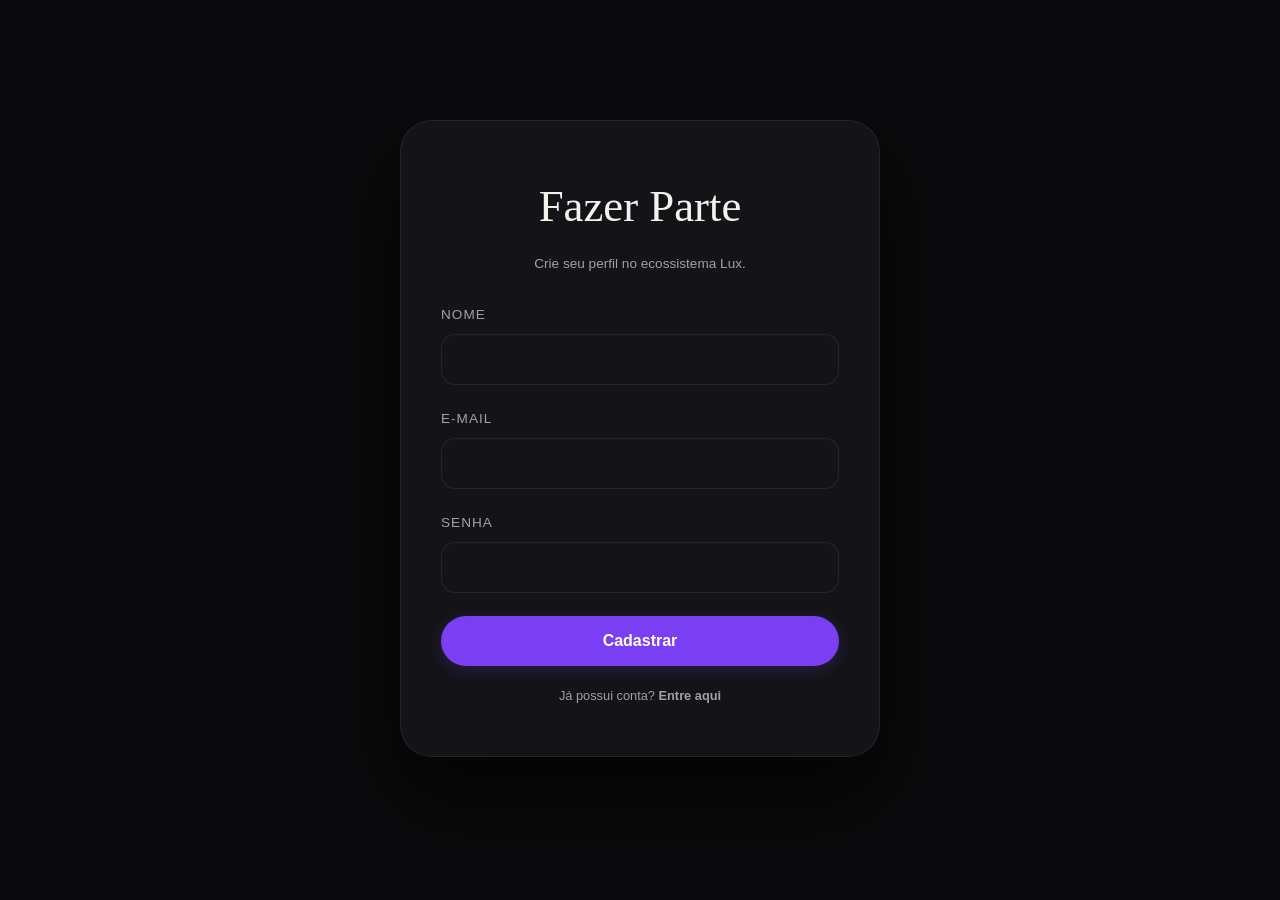
<file: cadastro.html>
<!DOCTYPE html>
<html lang="pt-BR">
<head>
    <meta charset="UTF-8">
    <title>Cadastro | Atelier Lux</title>
    <link rel="stylesheet" href="css/index.css">
</head>
<body>
    <div class="box-auth">
        <h2>Fazer Parte</h2>
        <p style="color: var(--texto-mutado); font-size: 0.85rem; margin-bottom: 30px;">Crie seu perfil no ecossistema Lux.</p>
        <form id="form-cadastro">
            <div class="input-group">
                <label>Nome</label>
                <input type="text" id="cad-nome" required>
            </div>
            <div class="input-group">
                <label>E-mail</label>
                <input type="email" id="cad-email" required>
            </div>
            <div class="input-group">
                <label>Senha</label>
                <input type="password" id="cad-senha" required>
            </div>
            <button type="submit" class="btn-lux" style="width: 100%;">Cadastrar</button>
        </form>
        <p style="margin-top: 20px; font-size: 0.8rem; text-align: center; color: var(--texto-mutado);">Já possui conta? <a href="login.html" style="color: var(--dourado);">Entre aqui</a></p>
    </div>
    <script src="js/auth.js"></script>
</body>
</html>
</file>
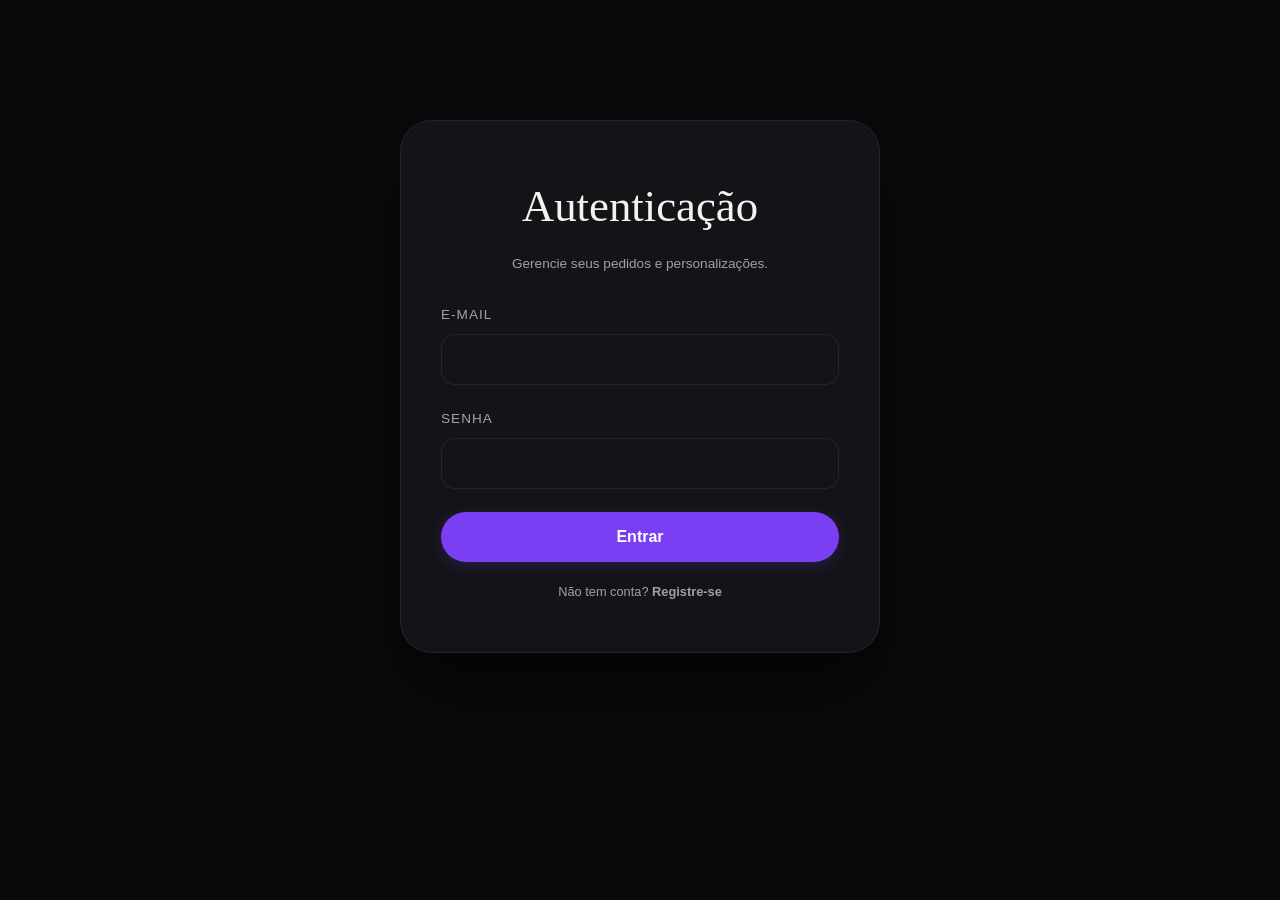
<file: carrinho.html>
<!DOCTYPE html>
<html lang="pt-BR">

<head>
    <meta charset="UTF-8">
    <meta name="viewport" content="width=device-width, initial-scale=1.0">
    <title>Carrinho • Clothfy</title>
    <link rel="stylesheet" href="css/index.css">
    <link rel="stylesheet" href="https://cdnjs.cloudflare.com/ajax/libs/font-awesome/6.5.1/css/all.min.css">
    <style>
        /* Estilos do Modal de Pagamento */
        .modal-pagamento {
            display: none; 
            position: fixed; 
            top: 0; left: 0; 
            width: 100%; height: 100%; 
            background: rgba(0,0,0,0.85); 
            z-index: 9999; 
            justify-content: center; 
            align-items: center; 
            backdrop-filter: blur(8px);
        }
        .modal-conteudo {
            background: #0f0f12; 
            border: 1px solid var(--borda-suave, #242424); 
            border-radius: 24px; 
            padding: 35px; 
            text-align: center; 
            max-width: 380px; 
            width: 90%;
            color: #fff;
            box-shadow: 0 20px 50px rgba(0,0,0,0.6);
        }
        .box-qrcode {
            background: white; 
            padding: 12px; 
            border-radius: 16px; 
            display: inline-block; 
            margin: 20px 0; 
            width: 200px; height: 200px;
        }
        .box-qrcode img { width: 100%; height: 100%; object-fit: contain; }
        .btn-modal {
            background: var(--roxo, #7A3FF2);
            color: white;
            border: none;
            padding: 14px 20px;
            border-radius: 50px;
            font-weight: 600;
            cursor: pointer;
            width: 100%;
            margin-top: 15px;
            transition: 0.3s;
        }
        .btn-modal:hover { opacity: 0.9; }
        .btn-remover {
            background: transparent;
            border: none;
            color: #ff1744;
            cursor: pointer;
            font-size: 1rem;
        }
    </style>
</head>

<body>

    <header>
        <h1>Seu Carrinho</h1>
    </header>

    <section class="carrinho-container">
        
        <div id="listaProdutos"></div>

        <div class="resumo">
            <h2>Resumo</h2>
            <p id="quantidade">0 itens</p>
            <p id="precoTotal" style="font-weight: bold; font-size: 1.2rem; margin: 15px 0;">Total: R$ 0,00</p>
            <button id="finalizar">Finalizar Compra</button>
        </div>

    </section>

    <div class="modal-pagamento" id="modalPix">
        <div class="modal-conteudo">
            <h3 style="font-size: 1.6rem; margin-bottom: 5px;">Escaneie o PIX</h3>
            <p style="color: #888; font-size: 0.85rem;">Aproxime a câmera do seu banco para pagar a sua peça exclusiva.</p>
            
            <div class="box-qrcode">
<img src="https://api.qrserver.com/v1/create-qr-code/?size=200x200&data=00020126360014BR.GOV.BCB.PIX0114%2B55199860063635204000053039865802BR5923Beatriz%20Correa%20Castilho6009SAO%20PAULO6214051028YefZMxG963042BEC" alt="QR Code Pix">
            <p id="modalPreco" style="font-size: 1.3rem; font-weight: 700; margin-bottom: 20px;">R$ 0,00</p>
            
            <button class="btn-modal" id="btnAvancarEnvio">
                Já paguei, ir para o envio <i class="fas fa-arrow-right" style="margin-left: 5px;"></i>
            </button>
        </div>
    </div>

    <script src="js/carrinho.js"></script>

</body>
</html>
</file>
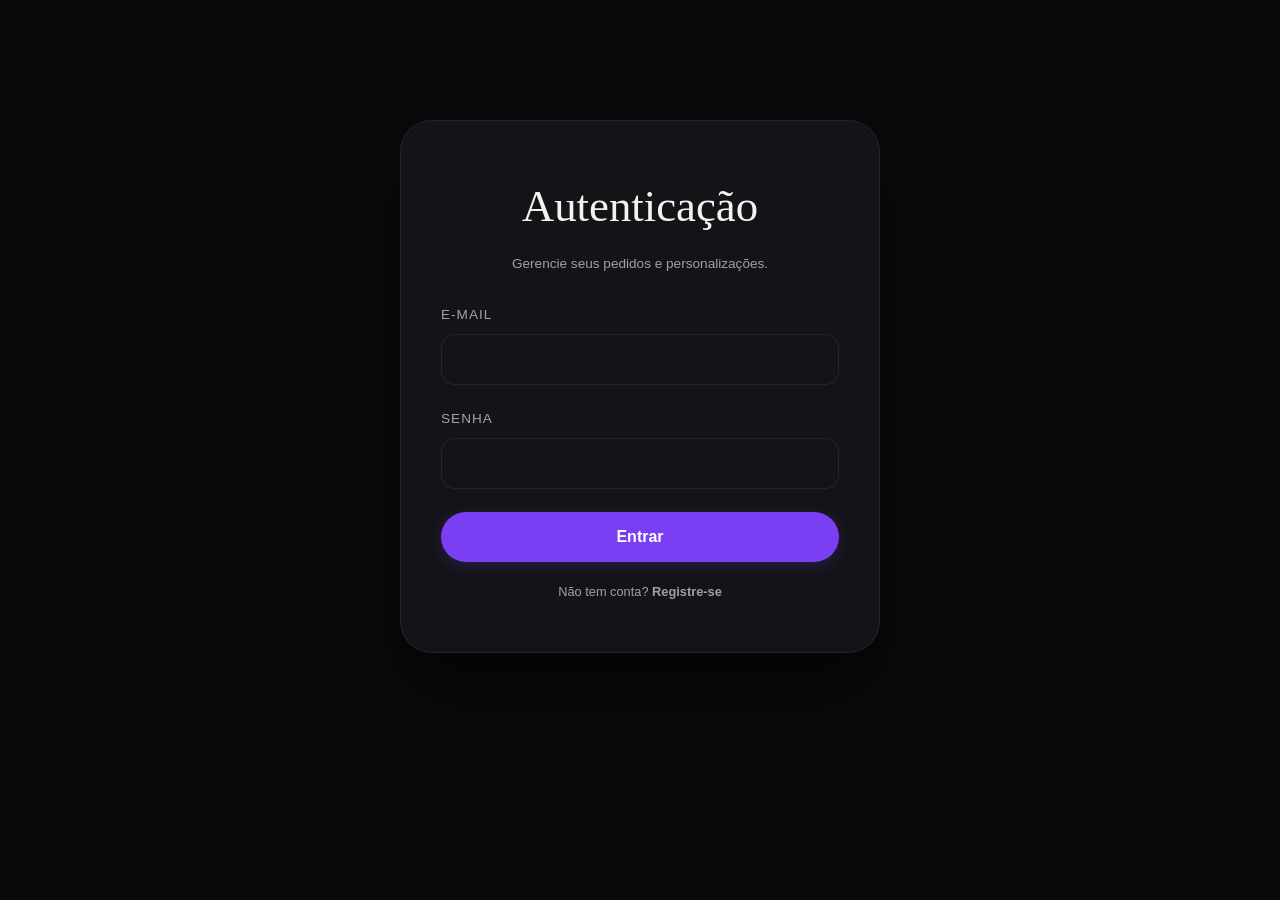
<file: checkout.html>
```html
<!DOCTYPE html>
<html lang="pt-BR">

<head>

<meta charset="UTF-8">
<meta name="viewport" content="width=device-width, initial-scale=1.0">

<title>Checkout • Clothfy</title>

<link rel="preconnect" href="https://fonts.googleapis.com">

<link href="https://fonts.googleapis.com/css2?family=Poppins:wght@300;400;500;600&family=Playfair+Display:wght@600&display=swap" rel="stylesheet">

<link rel="stylesheet" href="css/index.css">

</head>

<body>

<header>

<div class="logo">
CF
</div>

<h1>Finalizar Pedido</h1>

</header>

<main>

<section class="formulario">

<h2>Dados de Entrega</h2>

<input type="text" placeholder="Nome Completo">
<input type="text" placeholder="CPF">
<input type="text" placeholder="CEP">
<input type="text" placeholder="Rua">
<input type="text" placeholder="Número">
<input type="text" placeholder="Bairro">
<input type="text" placeholder="Cidade">
<input type="text" placeholder="Estado">

<h2>Pagamento</h2>

<select>

<option>PIX</option>
<option>Cartão de Crédito</option>
<option>Cartão de Débito</option>

</select>

<button id="btnFinalizar">

Finalizar Compra

</button>

</section>

<section class="resumo">

<h2>Resumo</h2>

<div id="resumoPedido">

</div>

</section>

</main>

<script src="js/checkout.js"></script>

</body>

</html>
```
</file>
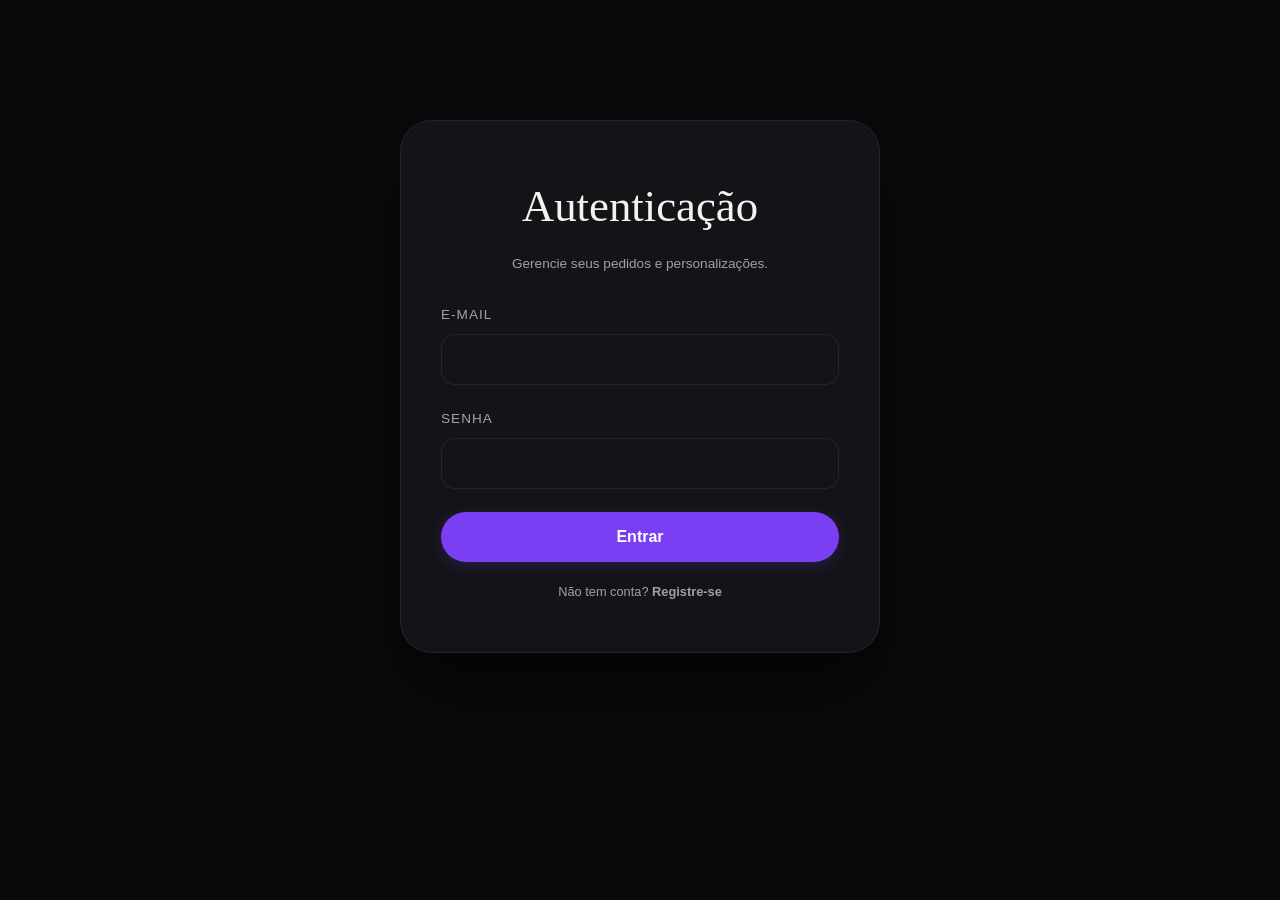
<file: login.html>
<!DOCTYPE html>
<html lang="pt-BR">
<head>
    <meta charset="UTF-8">
    <title>Login | Atelier Lux</title>
    <link rel="stylesheet" href="css/index.css">
</head>
<body>
    <div class="box-auth">
        <h2>Autenticação</h2>
        <p style="color: var(--texto-mutado); font-size: 0.85rem; margin-bottom: 30px;">Gerencie seus pedidos e personalizações.</p>
        <form id="form-login">
            <div class="input-group">
                <label>E-mail</label>
                <input type="email" id="log-email" required>
            </div>
            <div class="input-group">
                <label>Senha</label>
                <input type="password" id="log-senha" required>
            </div>
            <button type="submit" class="btn-lux" style="width: 100%;">Entrar</button>
        </form>
        <p style="margin-top: 20px; font-size: 0.8rem; text-align: center; color: var(--texto-mutado);">Não tem conta? <a href="cadastro.html" style="color: var(--dourado);">Registre-se</a></p>
    </div>
    <script src="js/auth.js"></script>
</body>
</html>
</file>
<file: css/index.css>
/* ==========================================================================
   1. VARIÁVEIS DE DESIGN & HIERARQUIA DE CORES (Identidade Visual Clothfy)
   ========================================================================== */
:root {
  --roxo: #7A3FF2;
  --roxo-dark: #4B1FA6;
  --roxo-glow: rgba(122, 63, 242, 0.4);
  --roxo-fundo: rgba(122, 63, 242, 0.08);
  --preto: #0A0A0C;
  --grafite: #141418;
  --grafite-claro: #1F1F26;
  --offwhite: #F5F2EE;
  --texto-mutado: #A0A0AA;
  --vinho: #6D1028;
  --borda-suave: rgba(255, 255, 255, 0.07);
  
  /* Fontes herdadas dos seus HTMLs */
  --fonte-sans: 'Space Grotesk', 'Poppins', sans-serif;
  --fonte-serif: 'Cormorant Garamond', 'Playfair Display', serif;
}

/* ==========================================================================
   2. RESETS E CONFIGURAÇÕES GLOBAIS
   ========================================================================== */
* {
  margin: 0;
  padding: 0;
  box-sizing: border-box;
  outline: none;
}

body {
  background-color: var(--preto);
  font-family: var(--fonte-sans);
  color: var(--offwhite);
  overflow-x: hidden;
  cursor: crosshair;
  line-height: 1.6;
}

/* Efeito de textura granular sutil no fundo de todas as páginas */
.noise {
  position: fixed;
  width: 100%;
  height: 100%;
  background-image: url("https://www.transparenttextures.com/patterns/asfalt-light.png");
  opacity: .05;
  pointer-events: none;
  z-index: 9999;
}

/* Customização da Barra de Rolagem */
::-webkit-scrollbar {
  width: 8px;
}
::-webkit-scrollbar-track {
  background: var(--preto);
}
::-webkit-scrollbar-thumb {
  background: var(--grafite-claro);
  border-radius: 4px;
}
::-webkit-scrollbar-thumb:hover {
  background: var(--roxo);
}

/* ==========================================================================
   3. COMPONENTES PADRONIZADOS (Botões, Inputs e Cabeçalho)
   ========================================================================== */
header {
  display: flex;
  justify-content: space-between;
  align-items: center;
  padding: 20px 10%;
  border-bottom: 1px solid var(--borda-suave);
  backdrop-filter: blur(12px);
  -webkit-backdrop-filter: blur(12px);
  position: sticky;
  top: 0;
  background: rgba(10, 10, 12, 0.85);
  z-index: 1000;
}

header h1, .logo, .logo-area h1 {
  font-size: 1.8rem;
  font-weight: 700;
  letter-spacing: 4px;
  color: var(--offwhite);
  background: linear-gradient(45deg, var(--offwhite), var(--roxo));
  -webkit-background-clip: text;
  -webkit-text-fill-color: transparent;
}

nav, header ul {
  display: flex;
  gap: 30px;
  list-style: none;
  align-items: center;
}

nav a, header ul a {
  text-decoration: none;
  color: var(--texto-mutado);
  font-weight: 500;
  font-size: 0.95rem;
  transition: all 0.3s cubic-bezier(0.4, 0, 0.2, 1);
  position: relative;
  padding: 5px 0;
}

nav a:hover, nav a.active, header ul a:hover, header ul a.active {
  color: var(--roxo);
  text-shadow: 0 0 15px var(--roxo-glow);
}

/* Botões Mais Gordinhos, Arredondados e Macios */
.btn-main, .btn-lux, #finalizar, #btnFinalizar, .catalogo .produto button {
  display: inline-flex;
  justify-content: center;
  align-items: center;
  background: var(--roxo);
  color: white;
  padding: 16px 40px; /* Mais encorpados/gordinhos */
  border-radius: 50px;
  text-decoration: none;
  font-weight: 600;
  font-size: 1rem;
  border: none;
  cursor: pointer;
  transition: all 0.4s cubic-bezier(0.175, 0.885, 0.32, 1.275);
  box-shadow: 0 4px 15px rgba(122, 63, 242, 0.2);
}

.btn-main:hover, .btn-lux:hover, #finalizar:hover, #btnFinalizar:hover, .catalogo .produto button:hover {
  transform: translateY(-4px);
  box-shadow: 0 8px 25px var(--roxo-glow);
  background: var(--roxo-dark);
}

.btn-secondary {
  display: inline-flex;
  justify-content: center;
  align-items: center;
  border: 2px solid var(--borda-suave);
  padding: 16px 40px;
  border-radius: 50px;
  text-decoration: none;
  color: var(--offwhite);
  font-weight: 600;
  font-size: 1rem;
  background: transparent;
  transition: all 0.3s ease;
}

.btn-secondary:hover {
  background: var(--offwhite);
  color: var(--preto);
  border-color: var(--offwhite);
  transform: translateY(-2px);
}

/* Inputs Padronizados e Elegantes */
input[type="text"], input[type="email"], input[type="password"], select {
  width: 100%;
  padding: 16px;
  background: var(--grafite);
  border: 1px solid var(--borda-suave);
  border-radius: 14px;
  color: var(--offwhite);
  font-family: var(--fonte-sans);
  font-size: 0.95rem;
  transition: all 0.3s ease;
  margin-bottom: 18px;
}

input:focus, select:focus {
  border-color: var(--roxo);
  box-shadow: 0 0 10px rgba(122, 63, 242, 0.15);
  background: var(--grafite-claro);
}

/* ==========================================================================
   4. PÁGINA INICIAL (INDEX / HERO)
   ========================================================================== */
.hero {
  display: grid;
  grid-template-columns: 1fr 1fr;
  align-items: center;
  padding: 80px 10%;
  gap: 60px;
  min-height: calc(100vh - 80px);
}

.tag {
  display: inline-block;
  background: var(--roxo-fundo);
  padding: 8px 20px;
  border: 1px solid var(--roxo);
  border-radius: 30px;
  margin-bottom: 25px;
  font-size: 0.8rem;
  letter-spacing: 1.5px;
  font-weight: 500;
  color: #a882fa;
}

.hero h1 {
  font-family: var(--fonte-serif);
  font-size: 4.5rem;
  line-height: 1.1;
  font-weight: 400;
}

.hero p {
  margin-top: 25px;
  font-size: 1.1rem;
  color: var(--texto-mutado);
  max-width: 550px;
}

.hero-buttons {
  margin-top: 40px;
  display: flex;
  gap: 20px;
}

.hero-image img {
  width: 100%;
  height: 550px;
  object-fit: cover;
  border-radius: 30px;
  transform: rotate(-1.5deg);
  box-shadow: 0 30px 70px rgba(0,0,0,0.6);
  border: 1px solid rgba(255,255,255,0.05);
  transition: all 0.5s ease;
}

.hero-image img:hover {
  transform: rotate(0deg) scale(1.02);
}

/* Coleções / Categorias */
.categories { padding: 100px 10%; }
.categories h2 {
  text-align: center;
  font-size: 3.5rem;
  font-family: var(--fonte-serif);
  margin-bottom: 60px;
  font-weight: 400;
}

.cards {
  display: grid;
  grid-template-columns: repeat(auto-fit, minmax(240px, 1fr));
  gap: 30px;
}

.card {
  background: var(--grafite);
  padding: 40px 30px;
  border-radius: 24px;
  transition: all 0.4s cubic-bezier(0.165, 0.84, 0.44, 1);
  border: 1px solid var(--borda-suave);
  text-align: center;
}

.card h3 {
  font-size: 1.4rem;
  margin-bottom: 12px;
  font-family: var(--fonte-sans);
}

.card p {
  color: var(--texto-mutado);
  font-size: 0.95rem;
}

.card:hover {
  transform: translateY(-10px);
  border-color: var(--roxo);
  box-shadow: 0 15px 35px rgba(122, 63, 242, 0.15);
  background: var(--grafite-claro);
}

/* Customizer Preview */
.customizer-preview {
  display: grid;
  grid-template-columns: 1fr 1fr;
  padding: 120px 10%;
  gap: 80px;
  align-items: center;
  background: linear-gradient(180deg, var(--preto), var(--grafite), var(--preto));
}

.customizer-preview h2 {
  font-size: 3.8rem;
  font-family: var(--fonte-serif);
  line-height: 1.2;
  margin-bottom: 20px;
  font-weight: 400;
}

.customizer-preview p {
  color: var(--texto-mutado);
  margin-bottom: 35px;
  font-size: 1.1rem;
}

.mockup {
  height: 400px;
  background: linear-gradient(135deg, var(--roxo-dark), var(--vinho));
  border-radius: 35px;
  display: flex;
  justify-content: center;
  align-items: center;
  font-size: 1.8rem;
  font-weight: 700;
  letter-spacing: 4px;
  transform: rotate(2deg);
  box-shadow: 0 25px 50px rgba(0,0,0,0.4);
  border: 1px solid rgba(255,255,255,0.1);
}

/* Galeria */
.gallery { padding: 100px 10%; }
.gallery h2 {
  text-align: center;
  margin-bottom: 60px;
  font-size: 3.5rem;
  font-family: var(--fonte-serif);
  font-weight: 400;
}

.grid {
  display: grid;
  grid-template-columns: repeat(4, 1fr);
  gap: 25px;
}

.grid img {
  width: 100%;
  height: 420px;
  object-fit: cover;
  border-radius: 24px;
  transition: all 0.5s cubic-bezier(0.165, 0.84, 0.44, 1);
  border: 1px solid var(--borda-suave);
}

.grid img:hover {
  transform: scale(1.04) translateY(-5px);
  box-shadow: 0 20px 40px rgba(0,0,0,0.5);
}

/* ==========================================================================
   5. TELAS DE AUTENTICAÇÃO CENTRALIZADAS (LOGIN / CADASTRO)
   ========================================================================== */
.box-auth {
  max-width: 480px;
  margin: 120px auto; /* Centraliza perfeitamente no meio da tela verticalmente/horizontalmente */
  background: var(--grafite);
  padding: 50px 40px;
  border-radius: 32px;
  border: 1px solid var(--borda-suave);
  box-shadow: 0 40px 80px rgba(0,0,0,0.6);
  text-align: center;
}

.box-auth h2 {
  font-family: var(--fonte-serif);
  font-size: 2.8rem;
  margin-bottom: 10px;
  font-weight: 400;
}

.box-auth .input-group {
  text-align: left;
  margin-bottom: 5px;
}

.box-auth .input-group label {
  display: block;
  font-size: 0.85rem;
  color: var(--texto-mutado);
  margin-bottom: 8px;
  text-transform: uppercase;
  letter-spacing: 1px;
  font-weight: 500;
}

.box-auth a {
  text-decoration: none;
  font-weight: 600;
  transition: color 0.3s;
}
.box-auth a:hover {
  color: var(--roxo-dark) !important;
  text-shadow: 0 0 10px var(--roxo-glow);
}

/* ==========================================================================
   6. LABORATÓRIO CRIATIVO (PÁGINA DE PERSONALIZAÇÃO - SUPER DETALHADA)
   ========================================================================== */

   /* Customizações Avançadas para o Estúdio de Moda */
.studio-frame {
    background: #09090b;
    border-radius: 32px;
    padding: 30px;
    width: 100%;
    height: 600px;
    display: flex;
    justify-content: center;
    align-items: center;
    border: 1px solid var(--borda-suave);
    box-shadow: inset 0 0 50px rgba(0,0,0,0.9);
}

.clothing-mockup-real {
    width: 420px;
    height: 520px;
    background-color: #17233B; /* Cor inicial padrão */
    border-radius: 24px;
    position: relative;
    overflow: hidden;
    display: flex;
    justify-content: center;
    align-items: center;
    transition: background 0.3s ease;
    box-shadow: 0 25px 60px rgba(0,0,0,0.8);
}

/* O segredo da silhueta realista: Mescla a cor com as texturas da imagem por cima */
#clothing-shape {
    width: 100%;
    height: 100%;
    object-fit: cover;
    position: absolute;
    top: 0;
    left: 0;
    pointer-events: none;
    mix-blend-mode: multiply; /* Mescla sombras com o fundo colorido */
    z-index: 1;
}

.print-zone {
    position: absolute;
    width: 100%;
    height: 100%;
    z-index: 2; /* Garante que a estampa fique por cima da cor mas respeite as dobras */
    pointer-events: none;
}

/* Elementos absolutos controlados por matrizes JS */
#render-icon, #render-text {
    position: absolute !important;
    color: #F5F2EE;
    text-shadow: 1px 1px 4px rgba(0,0,0,0.4);
}

.dashboard-studio {
    background: #0f0f12 !important;
    border-left: 1px solid var(--borda-suave);
}

.studio-title {
    font-family: var(--fonte-serif);
    font-size: 2.5rem;
    color: white;
    letter-spacing: 2px;
    text-align: center;
}

.studio-subtitle {
    text-align: center;
    color: var(--texto-mutado);
    font-size: 0.85rem;
    margin-bottom: 30px;
}

.control-box-group {
    background: #141418;
    border: 1px solid var(--borda-suave);
    border-radius: 20px;
    padding: 20px;
    margin-bottom: 20px;
}

.slider-control {
    margin-top: 15px;
}

.slider-control label {
    display: flex;
    justify-content: space-between;
    font-size: 0.8rem;
    color: var(--texto-mutado);
    margin-bottom: 6px;
}

.slider-control input[type="range"] {
    width: 100%;
    accent-color: var(--roxo);
    cursor: pointer;
}

.dual-row {
    display: grid;
    grid-template-columns: 2.5fr 1fr;
    gap: 15px;
    margin-top: 15px;
}

.dual-row label {
    font-size: 0.8rem;
    color: var(--texto-mutado);
    display: block;
    margin-bottom: 5px;
}

.dual-row input[type="color"] {
    width: 100%;
    height: 48px;
    border-radius: 12px;
    border: none;
    background: transparent;
    cursor: pointer;
}

.options-grid.small-icons {
    grid-template-columns: repeat(6, 1fr) !important;
    gap: 8px;
}

.options-grid.small-icons .grid-btn {
    padding: 10px;
    font-size: 1.1rem;
}

.action-studio-buttons {
    display: grid;
    grid-template-columns: 1.5fr 1fr;
    gap: 15px;
    margin-top: 35px;
}

.btn-secondary-studio {
    display: flex;
    justify-content: center;
    align-items: center;
    border: 2px solid var(--roxo);
    color: white;
    text-decoration: none;
    border-radius: 50px;
    font-weight: 600;
    transition: 0.3s;
}

.btn-secondary-studio:hover {
    background: var(--roxo-fundo);
    box-shadow: 0 0 15px var(--roxo-glow);
}
.custom-wrapper {
  display: grid;
  grid-template-columns: 1.2fr 1fr; /* Preview amplo na esquerda, controles minuciosos na direita */
  min-height: calc(100vh - 80px);
  background: var(--preto);
}

/* Área de Visualização Estática Centralizada */
.preview-area {
  display: flex;
  justify-content: center;
  align-items: center;
  padding: 50px;
  background: radial-gradient(circle, var(--grafite) 0%, var(--preto) 100%);
  border-right: 1px solid var(--borda-suave);
  position: relative;
}

.clothing-mockup {
  width: 100%;
  max-width: 500px;
  height: 550px;
  background-color: #3A0A11; /* Cor padrão inicial controlada pelo script */
  border-radius: 40px;
  display: flex;
  flex-direction: column;
  justify-content: center;
  align-items: center;
  gap: 20px;
  box-shadow: 0 35px 70px rgba(0,0,0,0.7), inset 0 0 100px rgba(0,0,0,0.5);
  transition: all 0.5s cubic-bezier(0.25, 1, 0.5, 1);
  border: 2px solid rgba(255,255,255,0.05);
  position: sticky;
  top: 130px;
}

/* Ícones e Textos Customizáveis Renderizados no Canvas/Mockup */
#render-icon {
  font-size: 5.5rem;
  color: #C7A86B; /* Cor dourada inicial */
  filter: drop-shadow(0 4px 15px rgba(199,168,107,0.3));
  transition: all 0.3s ease;
}

#render-text {
  font-family: var(--fonte-serif);
  font-size: 2.5rem;
  font-weight: 700;
  letter-spacing: 6px;
  color: #C7A86B;
  text-transform: uppercase;
  text-shadow: 0 4px 10px rgba(0,0,0,0.3);
}

/* Barra Lateral de Customização Infinita */
.control-sidebar {
  padding: 60px 50px;
  overflow-y: auto;
  max-height: calc(100vh - 80px);
}

.step-title {
  display: block;
  font-size: 0.85rem;
  text-transform: uppercase;
  letter-spacing: 2px;
  color: var(--roxo);
  font-weight: 700;
  margin-top: 35px;
  margin-bottom: 15px;
  border-left: 3px solid var(--roxo);
  padding-left: 10px;
}

/* Grades de Opções Clientes (Botões Retangulares) */
.options-grid {
  display: grid;
  grid-template-columns: 1fr 1fr;
  gap: 15px;
  margin-bottom: 20px;
}

.grid-btn {
  background: var(--grafite);
  border: 1px solid var(--borda-suave);
  color: var(--texto-mutado);
  padding: 16px;
  border-radius: 16px;
  font-family: var(--fonte-sans);
  font-size: 0.9rem;
  font-weight: 500;
  cursor: pointer;
  transition: all 0.3s ease;
  display: flex;
  justify-content: center;
  align-items: center;
  gap: 10px;
}

.grid-btn i {
  font-size: 1.1rem;
}

.grid-btn:hover {
  background: var(--grafite-claro);
  color: var(--offwhite);
  border-color: rgba(255,255,255,0.2);
}

.grid-btn.active {
  background: var(--roxo-fundo);
  border-color: var(--roxo);
  color: white;
  box-shadow: 0 0 15px rgba(122, 63, 242, 0.15);
}

/* Círculos de Cores (Paletas) */
.colors-flex {
  display: flex;
  gap: 15px;
  margin-bottom: 25px;
  flex-wrap: wrap;
}

.color-circle {
  width: 45px;
  height: 45px;
  border-radius: 50%;
  cursor: pointer;
  border: 3px solid var(--grafite);
  box-shadow: 0 0 0 2px var(--borda-suave);
  transition: all 0.3s cubic-bezier(0.175, 0.885, 0.32, 1.275);
}

.color-circle:hover {
  transform: scale(1.15);
}

.color-circle.active {
  box-shadow: 0 0 0 3px var(--roxo);
  transform: scale(1.1);
}

/* Entrada de texto customizado */
.custom-input {
  text-align: center;
  font-weight: 600;
  letter-spacing: 2px;
  font-size: 1.1rem !important;
}

/* ==========================================================================
   7. SEÇÃO DE CATÁLOGO DE PRODUTOS (VITRINE)
   ========================================================================== */
.catalogo {
  padding: 80px 10%;
  display: grid;
  grid-template-columns: repeat(auto-fit, minmax(280px, 1fr));
  gap: 40px;
}

.produto {
  background: var(--grafite);
  border-radius: 28px;
  overflow: hidden;
  border: 1px solid var(--borda-suave);
  transition: all 0.4s cubic-bezier(0.165, 0.84, 0.44, 1);
}

.produto img {
  width: 100%;
  height: 380px;
  object-fit: cover;
  transition: transform 0.5s ease;
}

.produto .info {
  padding: 30px;
  text-align: center;
}

.produto h3 {
  font-size: 1.4rem;
  font-family: var(--fonte-sans);
  margin-bottom: 8px;
}

.produto p {
  color: var(--roxo);
  font-size: 1.2rem;
  font-weight: 700;
  margin-bottom: 20px;
}

.produto button {
  width: 100%;
  padding: 14px;
}

.produto:hover {
  transform: translateY(-8px);
  border-color: var(--roxo);
  box-shadow: 0 20px 40px rgba(0,0,0,0.4);
}

.produto:hover img {
  transform: scale(1.03);
}

/* ==========================================================================
   8. COMPONENTES DO CHECKOUT E DO CARRINHO DE COMPRAS
   ========================================================================== */
main {
  display: grid;
  grid-template-columns: 1.6fr 1fr;
  padding: 60px 10%;
  gap: 50px;
}

.carrinho-container {
  display: grid;
  grid-template-columns: 1.6fr 1fr;
  padding: 60px 10%;
  gap: 50px;
}

.formulario, .resumo {
  background: var(--grafite);
  padding: 40px;
  border-radius: 28px;
  border: 1px solid var(--borda-suave);
}

.formulario h2, .resumo h2 {
  font-family: var(--fonte-serif);
  font-size: 2rem;
  margin-bottom: 25px;
  font-weight: 400;
}

.formulario h2:not(:first-child) {
  margin-top: 40px;
}

.resumo p {
  font-size: 1.2rem;
  color: var(--texto-mutado);
  margin-bottom: 30px;
}

#finalizar, #btnFinalizar {
  width: 100%;
}

/* ==========================================================================
   9. RODAPÉ (FOOTER)
   ========================================================================== */
footer {
  padding: 80px 10%;
  text-align: center;
  border-top: 1px solid var(--borda-suave);
  background: var(--preto);
}

footer h3 {
  font-size: 2.2rem;
  font-family: var(--fonte-sans);
  letter-spacing: 3px;
  color: var(--offwhite);
  margin-bottom: 10px;
}

footer p {
  color: var(--texto-mutado);
  font-size: 1rem;
  letter-spacing: 1px;
}

.socials {
  margin-top: 30px;
  display: flex;
  justify-content: center;
  gap: 30px;
  font-size: 1.6rem;
}

.socials i {
  color: var(--texto-mutado);
  cursor: pointer;
  transition: all 0.3s ease;
}

.socials i:hover {
  color: var(--roxo);
  transform: scale(1.25);
}

/* ==========================================================================
   10. RESPONSIVIDADE (MOBILE & TABLETS)
   ========================================================================== */
@media (max-width: 1024px) {
  .hero, .customizer-preview, .custom-wrapper, main, .carrinho-container {
    grid-template-columns: 1fr;
    gap: 40px;
  }
  
  .preview-area {
    border-right: none;
    border-bottom: 1px solid var(--borda-suave);
    padding: 30px 10px;
  }

  .clothing-mockup {
    position: relative;
    top: 0;
    height: 450px;
  }

  .control-sidebar {
    padding: 30px 10px;
    max-height: none;
  }
}

@media (max-width: 768px) {
  header { padding: 20px 5%; }
  nav, header ul { display: none; } /* Esconde menus simples em mobile */
  
  .hero h1 { font-size: 3rem; }
  .customizer-preview h2 { font-size: 2.8rem; }
  .grid { grid-template-columns: repeat(2, 1fr); }
  
  .box-auth {
    margin: 60px 20px;
    padding: 35px 20px;
  }
}
</file>
